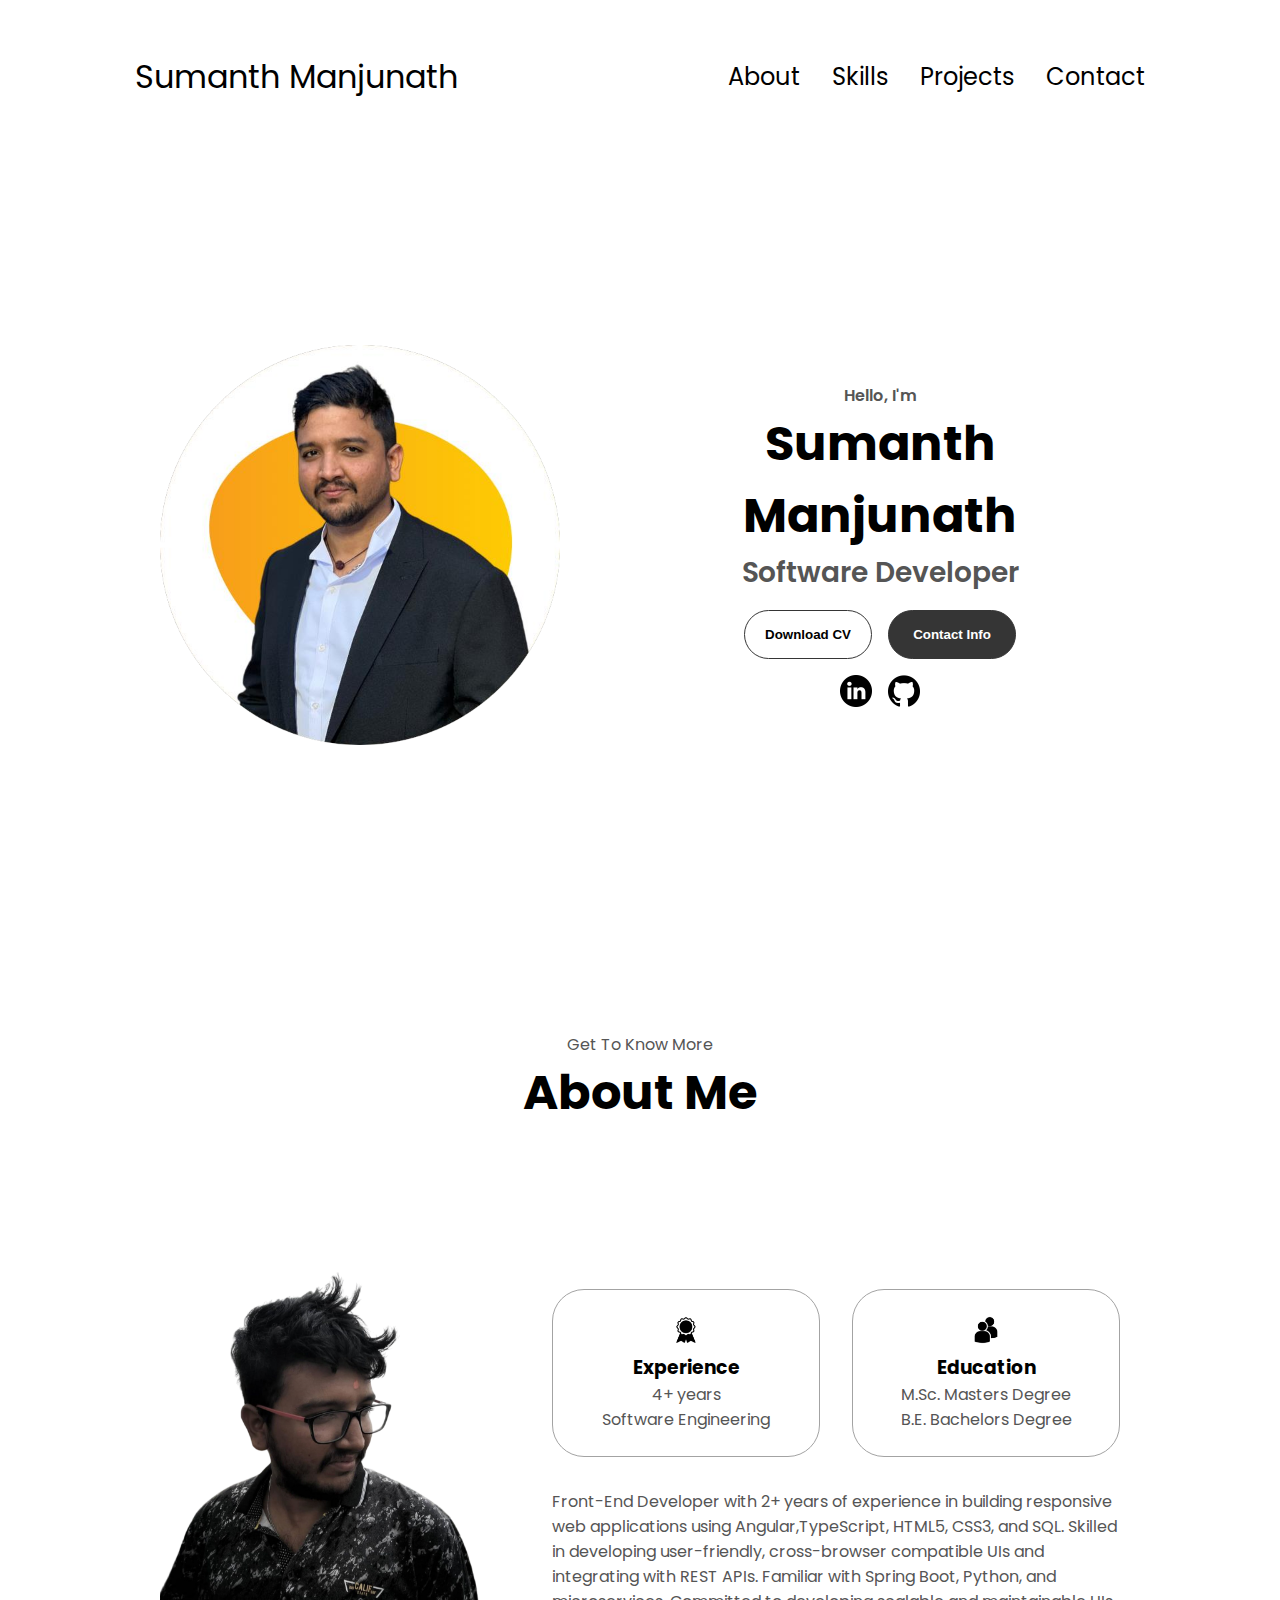
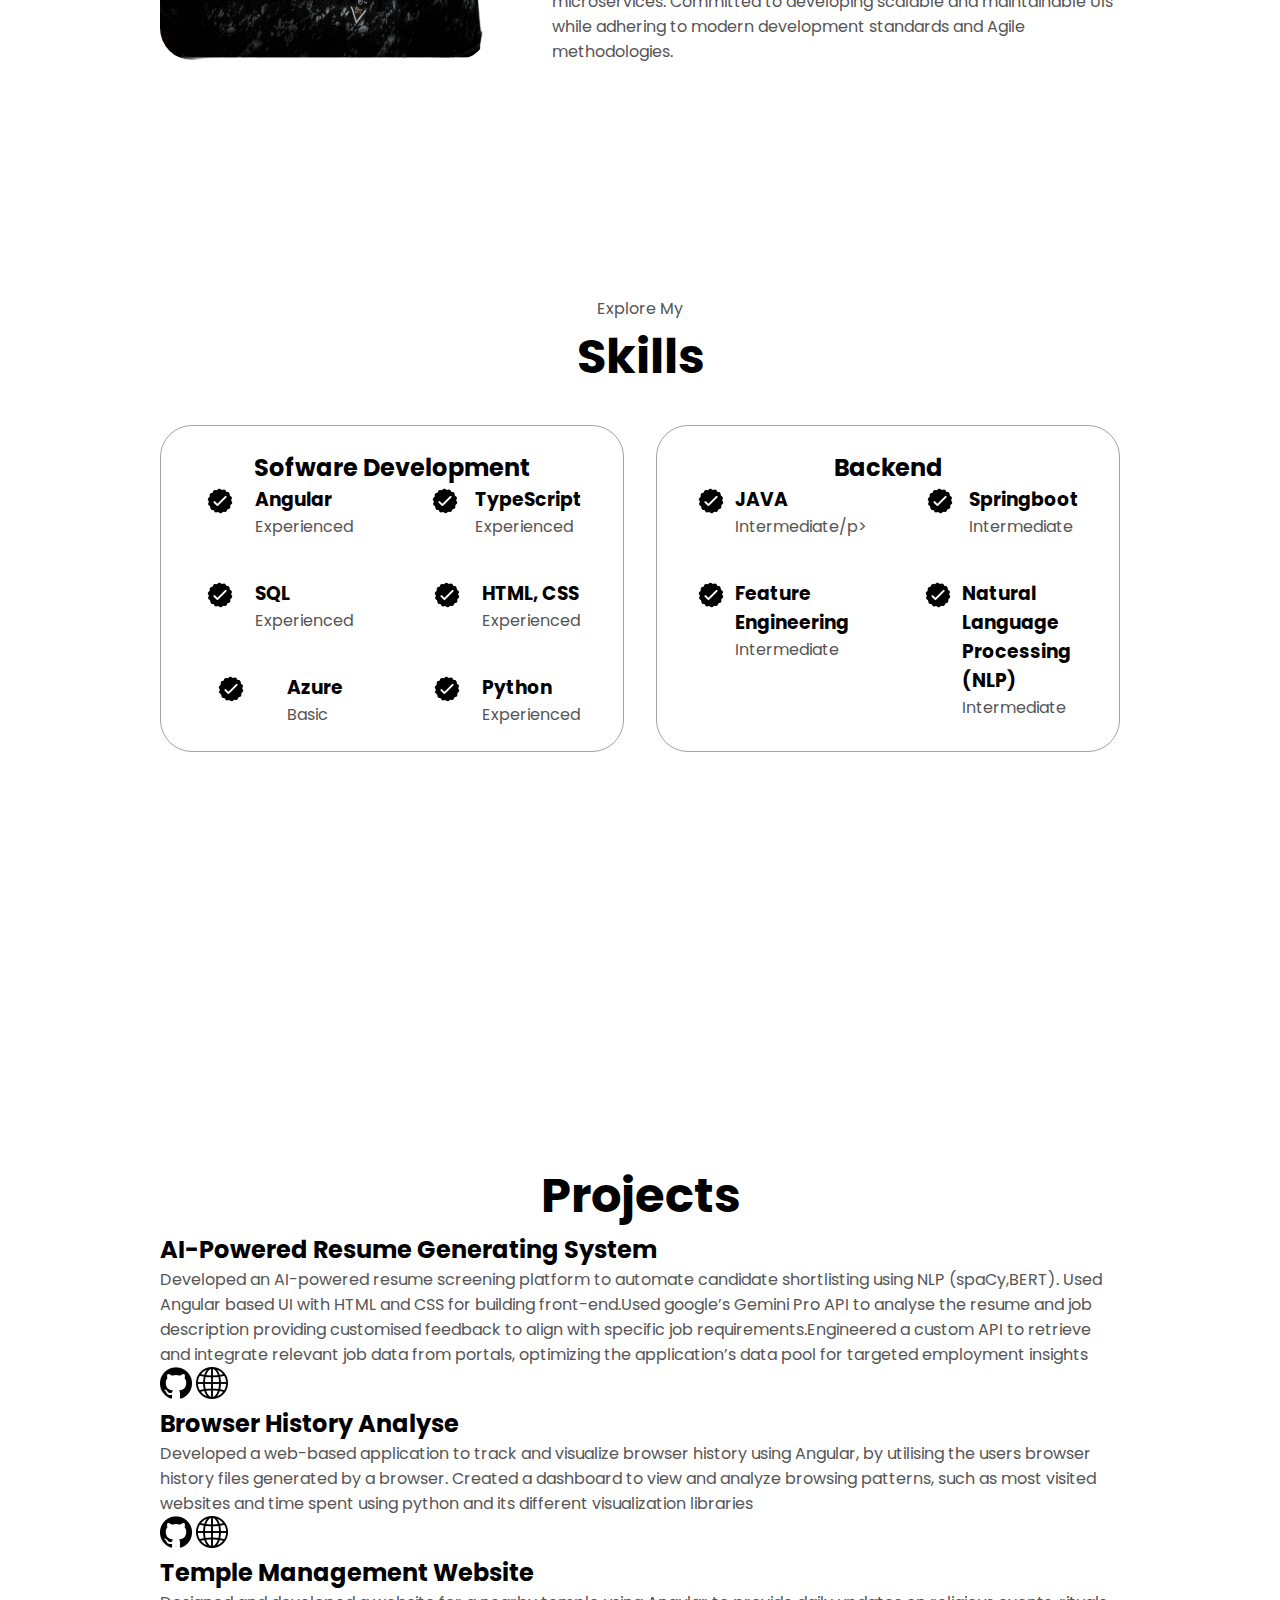
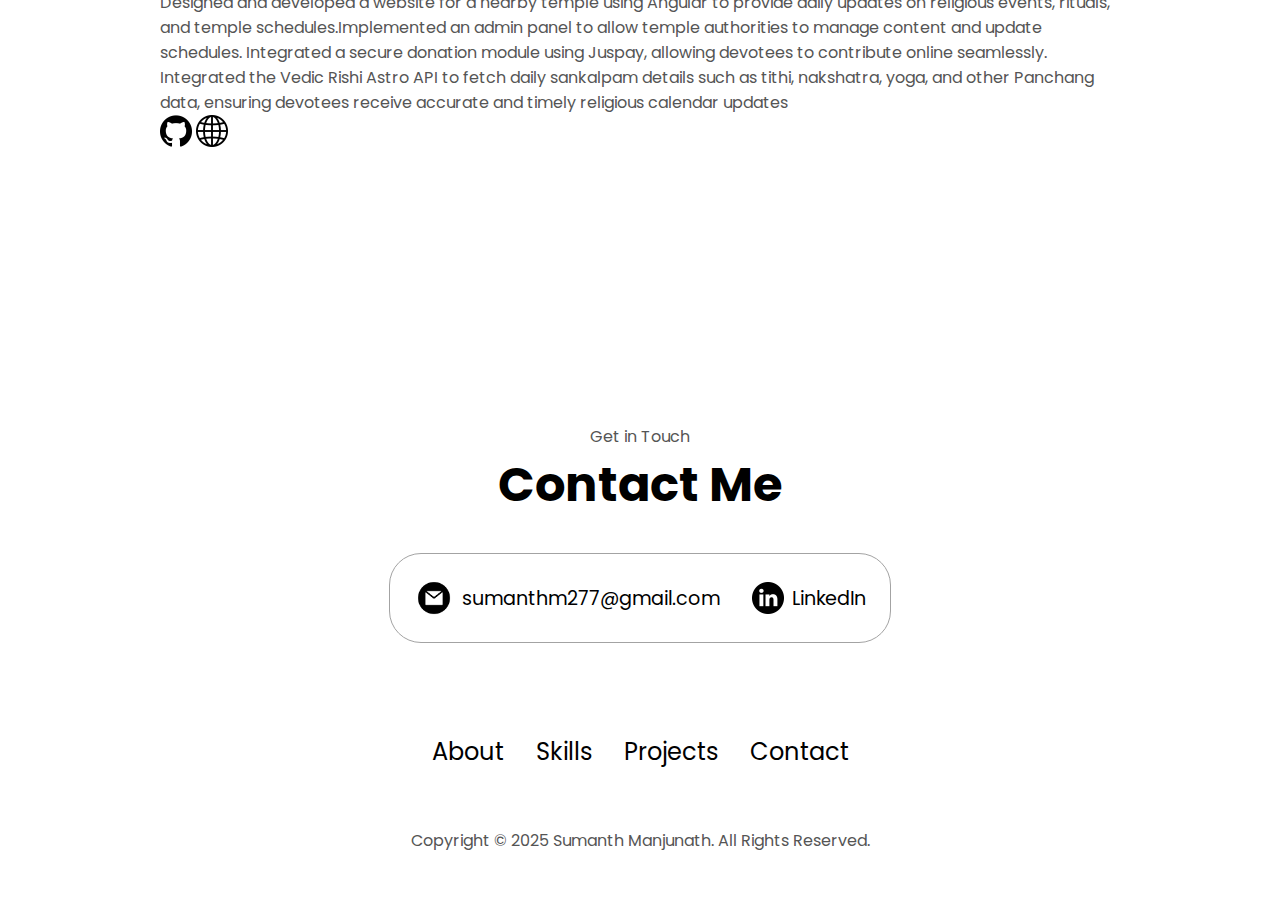
<file: index.html>
<!DOCTYPE html>
<html lang="en">
  <head>
    <meta charset="UTF-8" />
    <meta http-equiv="X-UA-Compatible" content="IE=edge" />
    <meta name="viewport" content="width=device-width, initial-scale=1.0" />
    <title>Sumanth Manjunath</title>
    <link rel="stylesheet" href="style.css" />
    <link rel="stylesheet" href="mediaqueries.css" />
  </head>
  <body>
    <nav id="desktop-nav">
      <div class="logo">Sumanth Manjunath</div>
      <div>
        <ul class="nav-links">
          <li><a href="#about">About</a></li>
          <li><a href="#Skills">Skills</a></li>
          <li><a href="#Projects">Projects</a></li>
          <li><a href="#contact">Contact</a></li>
        </ul>
      </div>
    </nav>
    <nav id="hamburger-nav">
      <div class="logo">Sumanth Manjunath</div>
      <div class="hamburger-menu">
        <div class="hamburger-icon" onclick="toggleMenu()">
          <span></span>
          <span></span>
          <span></span>
        </div>
        <div class="menu-links">
          <li><a href="#about" onclick="toggleMenu()">About</a></li>
          <li><a href="#Skills" onclick="toggleMenu()">Skills</a></li>
          <li><a href="#Projects" onclick="toggleMenu()">Projects</a></li>
          <li><a href="#contact" onclick="toggleMenu()">Contact</a></li>
        </div>
      </div>
    </nav>
    <section id="profile">
      <div class="section__pic-container">
        <img src="./assets/profile-pic.png" alt="Sumanth Manjunath profile picture" />
      </div>
      <div class="section__text">
        <p class="section__text__p1">Hello, I'm</p>
        <h1 class="title">Sumanth Manjunath</h1>
        <p class="section__text__p2">Software Developer</p>
        <div class="btn-container">
          <button
            class="btn btn-color-2"
            onclick="window.open('./assets/sumanth_manjunath_resume-1.pdf')"
          >
            Download CV
          </button>
          <button class="btn btn-color-1" onclick="location.href='./#contact'">
            Contact Info
          </button>
        </div>
        <div id="socials-container">
          <img
            src="./assets/linkedin.png"
            alt="My LinkedIn profile"
            class="icon"
            onclick="window.open('https://www.linkedin.com/in/sumanthm1/', '_blank')"
          />
          <img
            src="./assets/github.png"
            alt="My Github profile"
            class="icon"
            onclick="window.open('https://github.com/sumanthvasista107', '_blank')"
          />
        </div>
      </div>
    </section>
    <section id="about">
      <p class="section__text__p1">Get To Know More</p>
      <h1 class="title">About Me</h1>
      <div class="section-container">
        <div class="section__pic-container">
          <img
            src="./assets/about-pic.png"
            alt="Profile picture"
            class="about-pic"
          />
        </div>
        <div class="about-details-container">
          <div class="about-containers">
            <div class="details-container">
              <img
                src="./assets/experience.png"
                alt="Experience icon"
                class="icon"
              />
              <h3>Experience</h3>
              <p>4+ years <br />Software Engineering</p>
            </div>
            <div class="details-container">
              <img
                src="./assets/education.png"
                alt="Education icon"
                class="icon"
              />
              <h3>Education</h3>
              <p>M.Sc. Masters Degree<br />B.E. Bachelors Degree</p>
            </div>
          </div>
          <div class="text-container">
            <p>
              Front-End Developer with 2+ years of experience in building responsive web applications using Angular,TypeScript, HTML5, CSS3, and SQL. Skilled in developing user-friendly, cross-browser compatible UIs and integrating with REST APIs. Familiar with Spring Boot, Python, and microservices. Committed to developing scalable and maintainable UIs while adhering to modern development standards and Agile methodologies.
            </p>
          </div>
        </div>
      </div>
    </section>
    <section id="Skills">
      <p class="section__text__p1">Explore My</p>
      <h1 class="title">Skills</h1>
      <div class="experience-details-container">
        <div class="about-containers">
          <div class="details-container">
            <h2 class="experience-sub-title">Sofware Development</h2>
            <div class="article-container">
              <article>
                <img
                  src="./assets/checkmark.png"
                  alt="Experience icon"
                  class="icon"
                />
                <div>
                  <h3>Angular</h3>
                  <p>Experienced</p>
                </div>
              </article>
              <article>
                <img
                  src="./assets/checkmark.png"
                  alt="Experience icon"
                  class="icon"
                />
                <div>
                  <h3>TypeScript</h3>
                  <p>Experienced</p>
                </div>
              </article>
              <article>
                <img
                  src="./assets/checkmark.png"
                  alt="Experience icon"
                  class="icon"
                />
                <div>
                  <h3>SQL</h3>
                  <p>Experienced</p>
                </div>
              </article>
              <article>
                <img
                  src="./assets/checkmark.png"
                  alt="Experience icon"
                  class="icon"
                />
                <div>
                  <h3>HTML, CSS</h3>
                  <p>Experienced</p>
                </div>
              </article>
              <article>
                <img
                  src="./assets/checkmark.png"
                  alt="Experience icon"
                  class="icon"
                />
                <div>
                  <h3>Azure</h3>
                  <p>Basic</p>
                </div>
              </article>
              <article>
                <img
                  src="./assets/checkmark.png"
                  alt="Experience icon"
                  class="icon"
                />
                <div>
                  <h3>Python</h3>
                  <p>Experienced</p>
                </div>
              </article>
            </div>
          </div>
          <div class="details-container">
            <h2 class="experience-sub-title">Backend</h2>
            <div class="article-container">
              <article>
                <img
                  src="./assets/checkmark.png"
                  alt="Experience icon"
                  class="icon"
                />
                <div>
                  <h3>JAVA</h3>
                  <p>Intermediate/p>
                </div>
              </article>
              <article>
                <img
                  src="./assets/checkmark.png"
                  alt="Experience icon"
                  class="icon"
                />
                <div>
                  <h3>Springboot</h3>
                  <p>Intermediate</p>
                </div>
              </article>
              <article>
                <img
                  src="./assets/checkmark.png"
                  alt="Experience icon"
                  class="icon"
                />
                <div>
                  <h3>Feature Engineering</h3>
                  <p>Intermediate</p>
                </div>
              </article>
              <article>
                <img
                  src="./assets/checkmark.png"
                  alt="Experience icon"
                  class="icon"
                />
                <div>
                  <h3>Natural Language Processing (NLP)</h3>
                  <p>Intermediate</p>
                </div>
              </article>
            </div>
          </div>
        </div>
      </div>
      <img
        src="./assets/arrow.png"
        alt="Arrow icon"
        class="icon arrow"
        onclick="location.href='./#projects'"
      />
    </section>
    <section id="Projects">
      <h1 class="title">Projects</h1>
        <h2>AI-Powered Resume Generating System</h2>
        <p>Developed an AI-powered resume screening platform to automate candidate shortlisting using NLP (spaCy,BERT). Used Angular based UI with HTML and CSS for building front-end.Used google’s Gemini Pro API to analyse the resume and job description providing customised feedback to align with specific job requirements.Engineered a custom API to retrieve and integrate relevant job data from portals, optimizing the application’s data pool for targeted employment insights</p>
          <img
            src="./assets/github.png"
            alt="My Github profile"
            class="icon"
            onclick="window.open('https://recursivejobmatching.streamlit.app/','_blank')"
          />
          <img
            src="./assets/world-wide-web_1006771.png"
            alt="My Github profile"
            class="icon"
            onclick="window.open('https://recursivejobmatching.streamlit.app/','_blank')"
          />
          </p>
          <h2>Browser History Analyse</h2>
          <p>Developed a web-based application to track and visualize browser history using Angular, by utilising the users browser history files generated by a browser. Created a dashboard to view and analyze browsing patterns, such as most visited websites and time spent using python and its different visualization libraries</p>          
          <img
            src="./assets/github.png"
            alt="My Github profile"
            class="icon"
            onclick="window.open('https://github.com/sumanthvasista107/Web-categorization-with-machine-learning','_blank')"
          />
          <img
            src="./assets/world-wide-web_1006771.png"
            alt="My Github profile"
            class="icon"
            onclick="window.open('https://github.com/sumanthvasista107/Web-categorization-with-machine-learning','_blank')"
          />
          </p>
          <h2>Temple Management Website</h2>
          <p>Designed and developed a website for a nearby temple using Angular to provide daily updates on religious events, rituals, and temple schedules.Implemented an admin panel to allow temple authorities to manage content and update schedules. Integrated a secure donation module using Juspay, allowing devotees to contribute online seamlessly. Integrated the Vedic Rishi Astro API to fetch daily sankalpam details such as tithi, nakshatra, yoga, and other Panchang data, ensuring devotees receive accurate and timely religious calendar updates</p>
          <img
            src="./assets/github.png"
            alt="My Github profile"
            class="icon"
            onclick="window.open('https://github.com/sumanthvasista107','_blank')"
          />
          <img
            src="./assets/world-wide-web_1006771.png"
            alt="My Github profile"
            class="icon"
            onclick="window.open('https://github.com/sumanthvasista107','_blank')"
          />
          </p>
    </section>
    <section id="contact">
      <p class="section__text__p1">Get in Touch</p>
      <h1 class="title">Contact Me</h1>
      <div class="contact-info-upper-container">
        <div class="contact-info-container">
          <img
            src="./assets/email.png"
            alt="Email icon"
            class="icon contact-icon email-icon"
          />
          <p><a href="mailto:examplemail@gmail.com">sumanthm277@gmail.com
          </a></p>
        </div>
        <div class="contact-info-container">
          <img
            src="./assets/linkedin.png"
            alt="LinkedIn icon"
            class="icon contact-icon"
          />
          <p><a href="https://www.linkedin.com/in/sumanthm1/" target="_blank">LinkedIn</a></p>
        </div>
      </div>
    </section>
    <footer>
      <nav>
        <div class="nav-links-container">
          <ul class="nav-links">
            <li><a href="#about">About</a></li>
            <li><a href="#Skills">Skills</a></li>
            <li><a href="#Projects">Projects</a></li>
            <li><a href="#contact">Contact</a></li>
          </ul>
        </div>
      </nav>
      <p>Copyright &#169; 2025 Sumanth Manjunath. All Rights Reserved.</p>
    </footer>
    <script src="script.js"></script>
  </body>
</html>
</file>
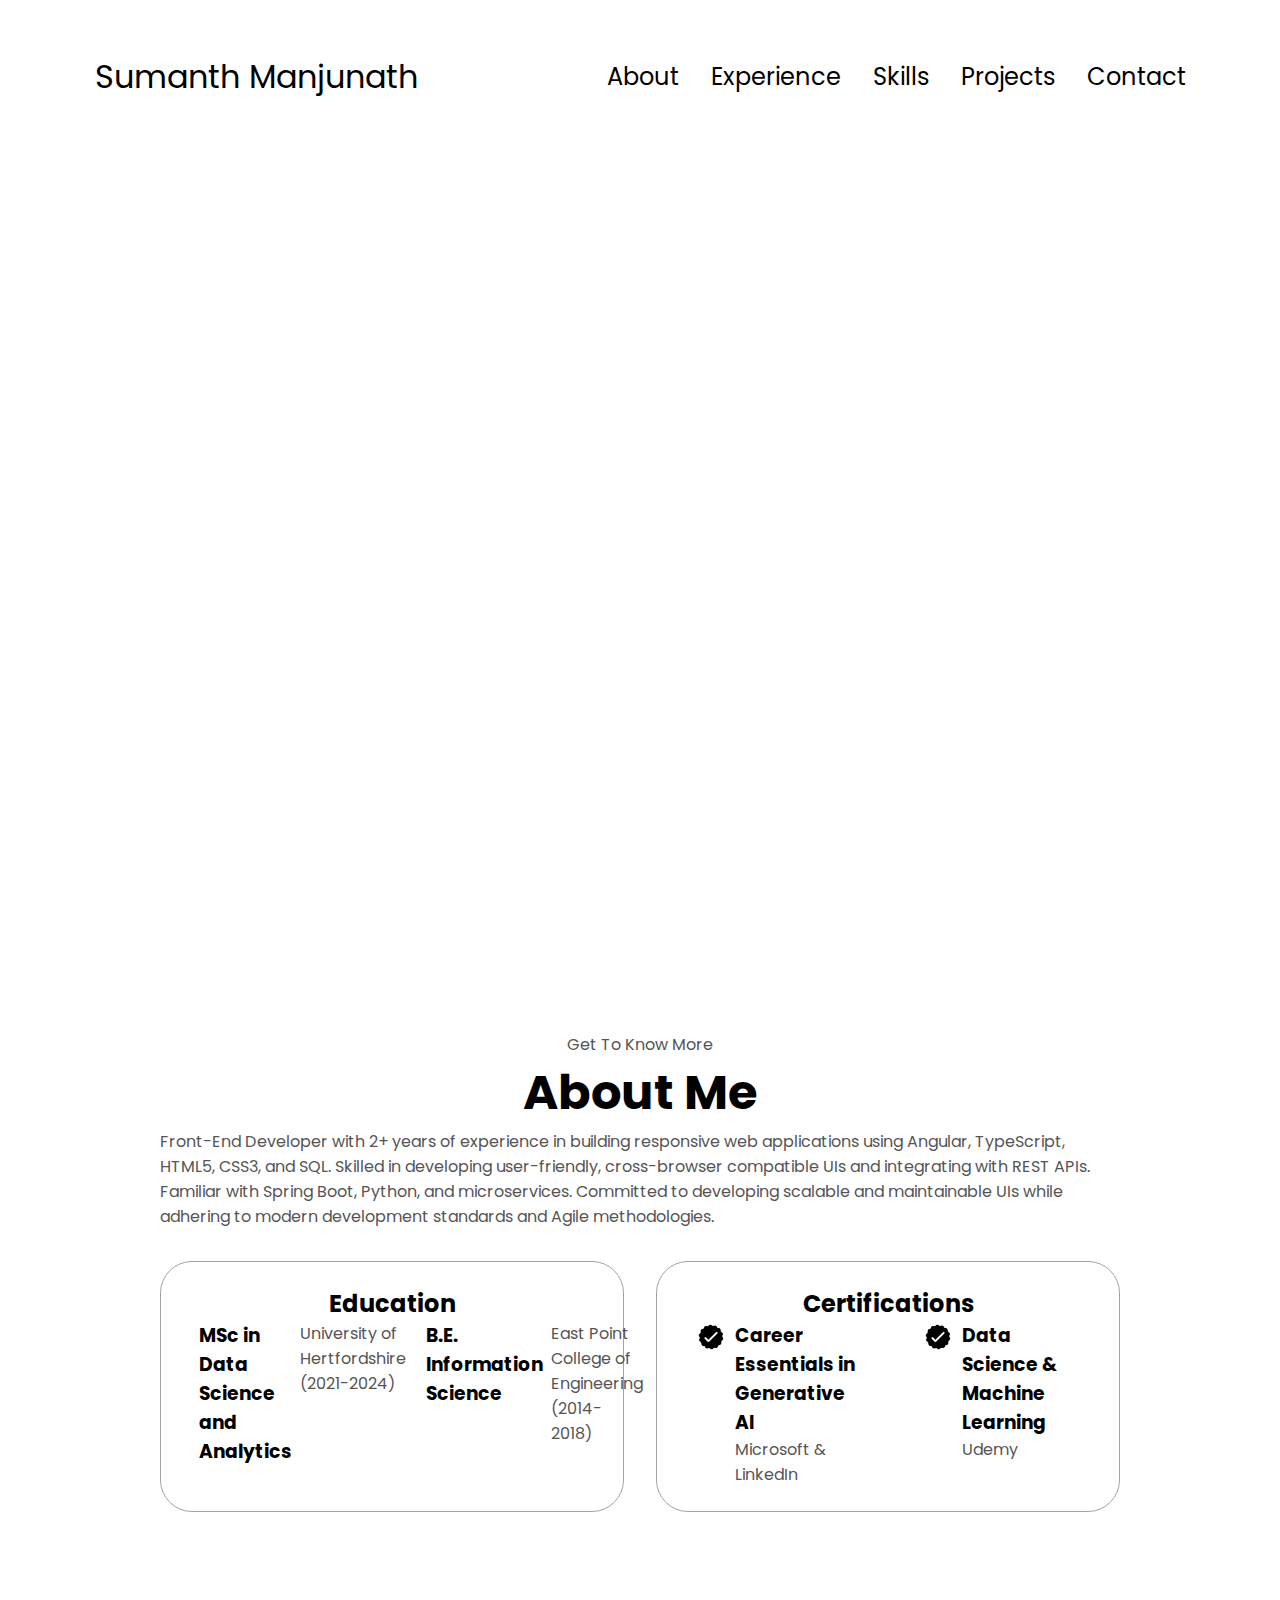
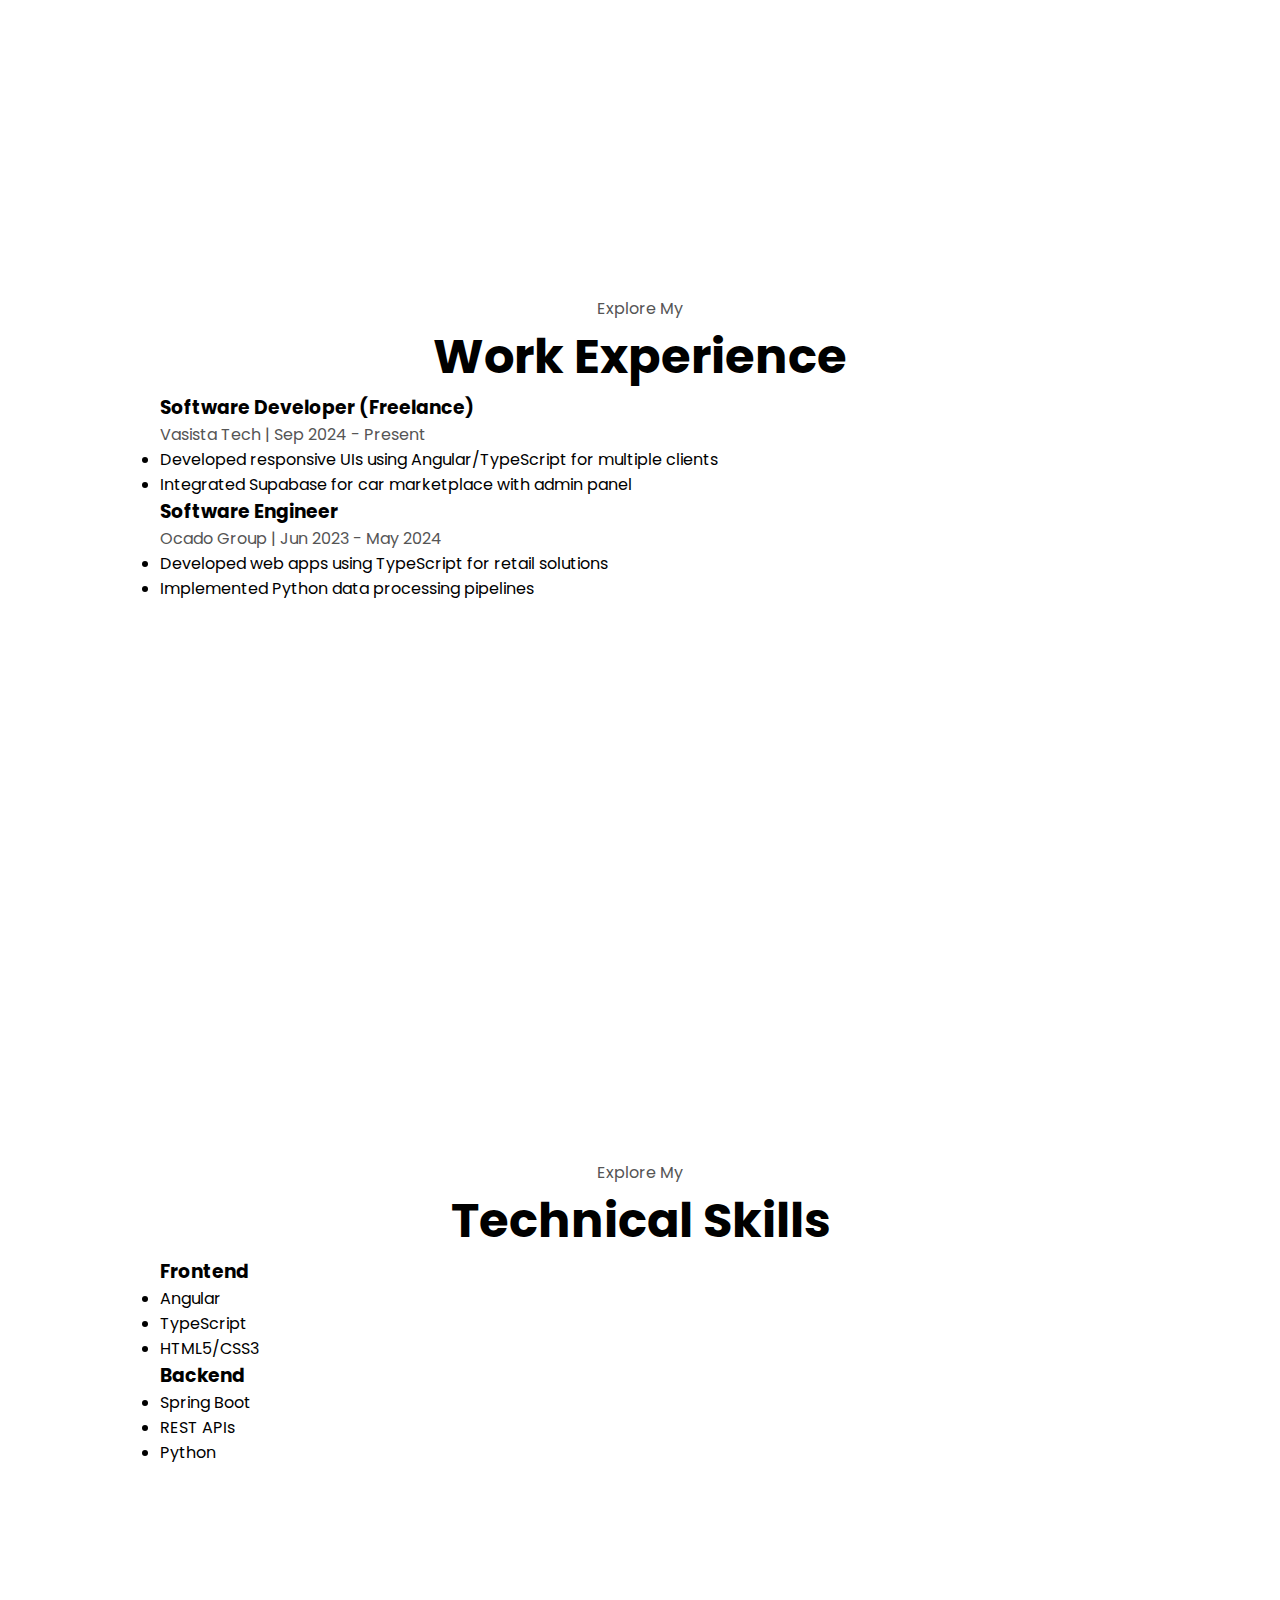
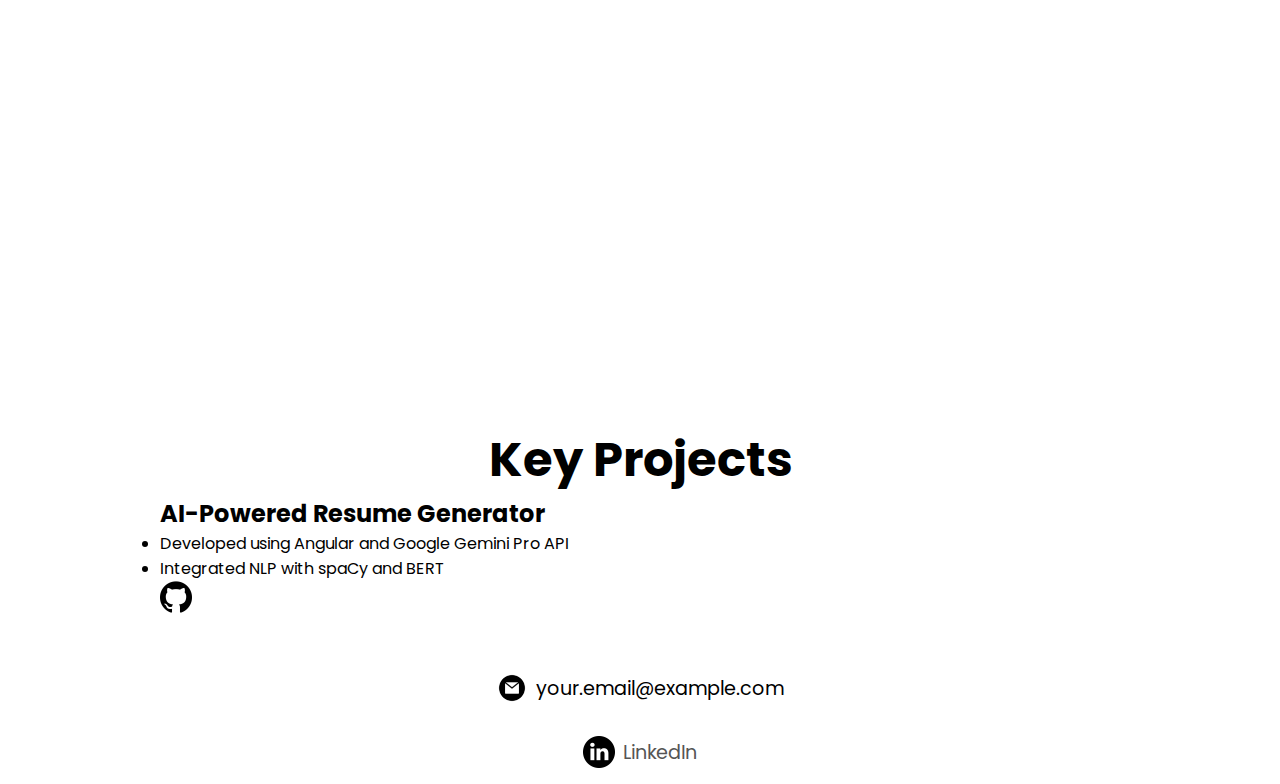
<file: hello.html>
<!DOCTYPE html>
<html lang="en">
  <head>
    <meta charset="UTF-8" />
    <meta http-equiv="X-UA-Compatible" content="IE=edge" />
    <meta name="viewport" content="width=device-width, initial-scale=1.0" />
    <title>Sumanth Manjunath</title>
    <link rel="stylesheet" href="style.css" />
    <link rel="stylesheet" href="mediaqueries.css" />
  </head>
  <body>
    <nav id="desktop-nav">
      <div class="logo">Sumanth Manjunath</div>
      <div>
        <ul class="nav-links">
          <li><a href="#about">About</a></li>
          <li><a href="#experience">Experience</a></li>
          <li><a href="#skills">Skills</a></li>
          <li><a href="#projects">Projects</a></li>
          <li><a href="#contact">Contact</a></li>
        </ul>
      </div>
    </nav>
    <!-- Hamburger nav remains same -->

    <section id="profile">
      <!-- Profile section remains same -->
    </section>

    <section id="about">
      <p class="section__text__p1">Get To Know More</p>
      <h1 class="title">About Me</h1>
      <div class="text-container">
        <p>
          Front-End Developer with 2+ years of experience in building responsive
          web applications using Angular, TypeScript, HTML5, CSS3, and SQL.
          Skilled in developing user-friendly, cross-browser compatible UIs and
          integrating with REST APIs. Familiar with Spring Boot, Python, and
          microservices. Committed to developing scalable and maintainable UIs
          while adhering to modern development standards and Agile
          methodologies.
        </p>
      </div>
      <div class="about-containers">
        <div class="details-container">
          <h2 class="experience-sub-title">Education</h2>
          <div class="article-container">
            <article>
              <h3>MSc in Data Science and Analytics</h3>
              <p>University of Hertfordshire (2021-2024)</p>
            </article>
            <article>
              <h3>B.E. Information Science</h3>
              <p>East Point College of Engineering (2014-2018)</p>
            </article>
          </div>
        </div>
        <div class="details-container">
          <h2 class="experience-sub-title">Certifications</h2>
          <div class="article-container">
            <article>
              <img src="./assets/checkmark.png" class="icon" />
              <div>
                <h3>Career Essentials in Generative AI</h3>
                <p>Microsoft & LinkedIn</p>
              </div>
            </article>
            <article>
              <img src="./assets/checkmark.png" class="icon" />
              <div>
                <h3>Data Science & Machine Learning</h3>
                <p>Udemy</p>
              </div>
            </article>
          </div>
        </div>
      </div>
    </section>

    <section id="experience">
      <p class="section__text__p1">Explore My</p>
      <h1 class="title">Work Experience</h1>
      <div class="experience-details-container">
        <div class="experience-item">
          <h3>Software Developer (Freelance)</h3>
          <p>Vasista Tech | Sep 2024 - Present</p>
          <ul>
            <li>
              Developed responsive UIs using Angular/TypeScript for multiple
              clients
            </li>
            <li>Integrated Supabase for car marketplace with admin panel</li>
          </ul>
        </div>
        <div class="experience-item">
          <h3>Software Engineer</h3>
          <p>Ocado Group | Jun 2023 - May 2024</p>
          <ul>
            <li>Developed web apps using TypeScript for retail solutions</li>
            <li>Implemented Python data processing pipelines</li>
          </ul>
        </div>
        <!-- Add other experiences similarly -->
      </div>
    </section>

    <section id="skills">
      <p class="section__text__p1">Explore My</p>
      <h1 class="title">Technical Skills</h1>
      <div class="skills-container">
        <div class="skills-category">
          <h3>Frontend</h3>
          <ul>
            <li>Angular</li>
            <li>TypeScript</li>
            <li>HTML5/CSS3</li>
          </ul>
        </div>
        <div class="skills-category">
          <h3>Backend</h3>
          <ul>
            <li>Spring Boot</li>
            <li>REST APIs</li>
            <li>Python</li>
          </ul>
        </div>
        <!-- Add other skill categories -->
      </div>
    </section>

    <section id="projects">
      <h1 class="title">Key Projects</h1>
      <div class="project-item">
        <h2>AI-Powered Resume Generator</h2>
        <ul>
          <li>Developed using Angular and Google Gemini Pro API</li>
          <li>Integrated NLP with spaCy and BERT</li>
        </ul>
        <div class="project-links">
          <img
            src="./assets/github.png"
            class="icon"
            onclick="window.open('https://github.com/yourrepo')"
          />
        </div>
      </div>
      <!-- Add other projects similarly -->
    </section>

    <section id="contact">
      <!-- Update contact info with real details -->
      <div class="contact-info-container">
        <img src="./assets/email.png" class="icon" />
        <p>
          <a href="mailto:your.email@example.com">your.email@example.com</a>
        </p>
      </div>
      <div class="contact-info-container">
        <img
          src="./assets/linkedin.png"
          class="icon"
          onclick="window.open('https://linkedin.com/in/yourprofile')"
        />
        <p>LinkedIn</p>
      </div>
    </section>

    <!-- Rest remains same -->
  </body>
</html>
</file>
<file: style.css>
/* GENERAL */

@import url("https://fonts.googleapis.com/css2?family=Poppins:wght@300;400;500;600&display=swap");

* {
  margin: 0;
  padding: 0;
}

body {
  font-family: "Poppins", sans-serif;
}

html {
  scroll-behavior: smooth;
}

p {
  color: rgb(85, 85, 85);
}

/* TRANSITION */

a,
.btn {
  transition: all 300ms ease;
}

/* DESKTOP NAV */

nav,
.nav-links {
  display: flex;
}

nav {
  justify-content: space-around;
  align-items: center;
  height: 17vh;
}

.nav-links {
  gap: 2rem;
  list-style: none;
  font-size: 1.5rem;
}

a {
  color: black;
  text-decoration: none;
  text-decoration-color: white;
}

a:hover {
  color: grey;
  text-decoration: underline;
  text-underline-offset: 1rem;
  text-decoration-color: rgb(181, 181, 181);
}

.logo {
  font-size: 2rem;
}

.logo:hover {
  cursor: default;
}

/* HAMBURGER MENU */

#hamburger-nav {
  display: none;
}

.hamburger-menu {
  position: relative;
  display: inline-block;
}

.hamburger-icon {
  display: flex;
  flex-direction: column;
  justify-content: space-between;
  height: 24px;
  width: 30px;
  cursor: pointer;
}

.hamburger-icon span {
  width: 100%;
  height: 2px;
  background-color: black;
  transition: all 0.3 ease-in-out;
}

.menu-links {
  position: absolute;
  top: 100%;
  right: 0;
  background-color: white;
  width: fit-content;
  max-height: 0;
  overflow: hidden;
  transition: all 0.3 ease-in-out;
}

.menu-links a {
  display: block;
  padding: 10px;
  text-align: center;
  font-size: 1.5rem;
  color: black;
  text-decoration: none;
  transition: all 0.3 ease-in-out;
}

.menu-links li {
  list-style: none;
}

.menu-links.open {
  max-height: 300px;
}

.hamburger-icon.open span:first-child {
  transform: rotate(45deg) translate(10px, 5px);
}

.hamburger-icon.open span:nth-child(2) {
  opacity: 0;
}

.hamburger-icon.open span:last-child {
  transform: rotate(-45deg) translate(10px, -5px);
}

.hamburger-icon span:first-child {
  transform: none;
}

.hamburger-icon span:first-child {
  opacity: 1;
}

.hamburger-icon span:first-child {
  transform: none;
}

/* SECTIONS */

section {
  padding-top: 4vh;
  height: 96vh;
  margin: 0 10rem;
  box-sizing: border-box;
  min-height: fit-content;
}

.section-container {
  display: flex;
}

/* PROFILE SECTION */

#profile {
  display: flex;
  justify-content: center;
  gap: 5rem;
  height: 80vh;
}

.section__pic-container {
  display: flex;
  height: 400px;
  width: 400px;
  margin: auto 0;
}

.section__text {
  align-self: center;
  text-align: center;
}

.section__text p {
  font-weight: 600;
}

.section__text__p1 {
  text-align: center;
}

.section__text__p2 {
  font-size: 1.75rem;
  margin-bottom: 1rem;
}

.title {
  font-size: 3rem;
  text-align: center;
}

#socials-container {
  display: flex;
  justify-content: center;
  margin-top: 1rem;
  gap: 1rem;
}

/* ICONS */

.icon {
  cursor: pointer;
  height: 2rem;
}

/* BUTTONS */

.btn-container {
  display: flex;
  justify-content: center;
  gap: 1rem;
}

.btn {
  font-weight: 600;
  transition: all 300ms ease;
  padding: 1rem;
  width: 8rem;
  border-radius: 2rem;
}

.btn-color-1,
.btn-color-2 {
  border: rgb(53, 53, 53) 0.1rem solid;
}

.btn-color-1:hover,
.btn-color-2:hover {
  cursor: pointer;
}

.btn-color-1,
.btn-color-2:hover {
  background: rgb(53, 53, 53);
  color: white;
}

.btn-color-1:hover {
  background: rgb(0, 0, 0);
}

.btn-color-2 {
  background: none;
}

.btn-color-2:hover {
  border: rgb(255, 255, 255) 0.1rem solid;
}

.btn-container {
  gap: 1rem;
}

/* ABOUT SECTION */

#about {
  position: relative;
}

.about-containers {
  gap: 2rem;
  margin-bottom: 2rem;
  margin-top: 2rem;
}

.about-details-container {
  justify-content: center;
  flex-direction: column;
}

.about-containers,
.about-details-container {
  display: flex;
}

.about-pic {
  border-radius: 2rem;
}

.arrow {
  position: absolute;
  right: -5rem;
  bottom: 2.5rem;
}

.details-container {
  padding: 1.5rem;
  flex: 1;
  background: white;
  border-radius: 2rem;
  border: rgb(53, 53, 53) 0.1rem solid;
  border-color: rgb(163, 163, 163);
  text-align: center;
}

.section-container {
  gap: 4rem;
  height: 80%;
}

.section__pic-container {
  height: 400px;
  width: 400px;
  margin: auto 0;
}

/* Skills SECTION */

#skills {
  position: relative;
}

.skills-sub-title {
  color: rgb(85, 85, 85);
  font-weight: 600;
  font-size: 1.75rem;
  margin-bottom: 2rem;
}

.skills-details-container {
  display: flex;
  justify-content: center;
  flex-direction: column;
}

.article-container {
  display: flex;
  text-align: initial;
  flex-wrap: wrap;
  flex-direction: row;
  gap: 2.5rem;
  justify-content: space-around;
}

article {
  display: flex;
  width: 10rem;
  justify-content: space-around;
  gap: 0.5rem;
}

article .icon {
  cursor: default;
}

/* PROJECTS SECTION */
.projects {
  background-color: #fff;
  margin: 20px auto;
  padding: 20px;
  width: 80%;
  border: 1px solid #ddd;
  border-radius: 10px;
  box-shadow: 0 2px 4px rgba(0, 0, 0, 0.1);
}

.projects h2 {
  text-align: center;
  margin: 15px 0;
  color: #1abc9c;
  font-size: 24px;
}

.projects p {
  text-align: justify;
  font-size: 16px;
  color: #555;
  padding: 10px 20px;
}
@media (max-width: 480px) {
  header h1 {
      font-size: 1.75rem;
  }

  .projects {
      padding: 1rem;
  }

  .projects h2 {
      font-size: 1.5rem;
  }

}



/* CONTACT */

#contact {
  display: flex;
  justify-content: center;
  flex-direction: column;
  height: 70vh;
}

.contact-info-upper-container {
  display: flex;
  justify-content: center;
  border-radius: 2rem;
  border: rgb(53, 53, 53) 0.1rem solid;
  border-color: rgb(163, 163, 163);
  background: (250, 250, 250);
  margin: 2rem auto;
  padding: 0.5rem;
}

.contact-info-container {
  display: flex;
  align-items: center;
  justify-content: center;
  gap: 0.5rem;
  margin: 1rem;
}

.contact-info-container p {
  font-size: larger;
}

.contact-icon {
  cursor: default;
}

.email-icon {
  height: 2.5rem;
}

/* FOOTER SECTION */

footer {
  height: 26vh;
  margin: 0 1rem;
}

footer p {
  text-align: center;
}
</file>
<file: mediaqueries.css>
@media screen and (max-width: 1400px) {
  #profile {
    height: 83vh;
    margin-bottom: 6rem;
  }
  .about-containers {
    flex-wrap: wrap;
  }
  #contact,
  #projects {
    height: fit-content;
  }
}

@media screen and (max-width: 1200px) {
  #desktop-nav {
    display: none;
  }
  #hamburger-nav {
    display: flex;
  }
  #experience,
  .experience-details-container {
    margin-top: 2rem;
  }
  #profile,
  .section-container {
    display: block;
  }
  .arrow {
    display: none;
  }
  section,
  .section-container {
    height: fit-content;
  }
  section {
    margin: 0 5%;
  }
  .section__pic-container {
    width: 275px;
    height: 275px;
    margin: 0 auto 2rem;
  }
  .about-containers {
    margin-top: 0;
  }
}

@media screen and (max-width: 600px) {
  #contact,
  footer {
    height: 40vh;
  }
  #profile {
    height: 83vh;
    margin-bottom: 0;
  }
  article {
    font-size: 1rem;
  }
  footer nav {
    height: fit-content;
    margin-bottom: 2rem;
  }
  .about-containers,
  .contact-info-upper-container,
  .btn-container {
    flex-wrap: wrap;
  }
  .contact-info-container {
    margin: 0;
  }
  .contact-info-container p,
  .nav-links li a {
    font-size: 1rem;
  }
  .experience-sub-title {
    font-size: 1.25rem;
  }
  .logo {
    font-size: 1.5rem;
  }
  .nav-links {
    flex-direction: column;
    gap: 0.5rem;
    text-align: center;
  }
  .section__pic-container {
    width: auto;
    height: 46vw;
    justify-content: center;
  }
  .section__text__p2 {
    font-size: 1.25rem;
  }
  .title {
    font-size: 2rem;
  }
  .text-container {
    text-align: justify;
  }
}
</file>
